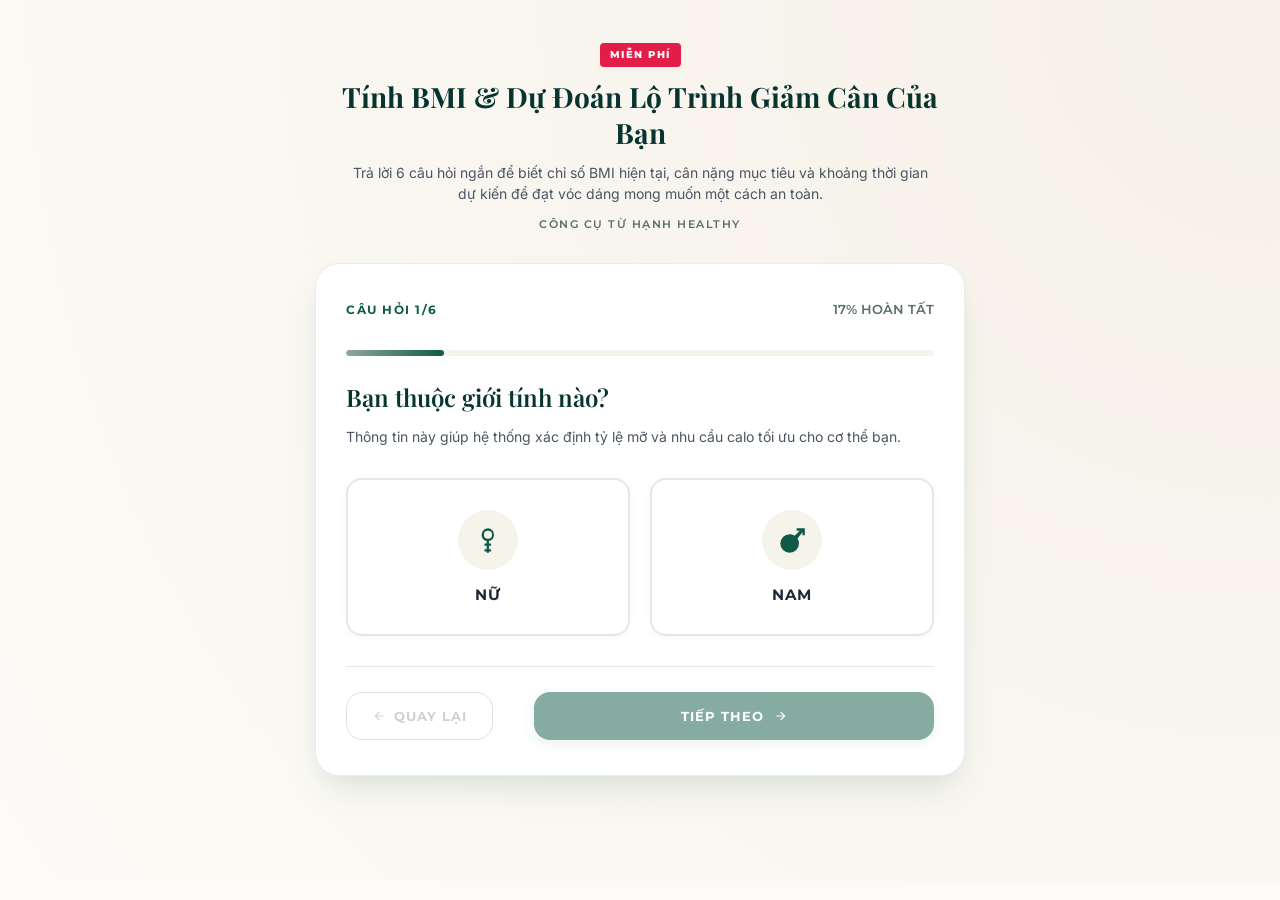
<file: survey.html>
<!DOCTYPE html>
<html lang="vi">
<head>
  <meta charset="UTF-8">
  <meta name="viewport" content="width=device-width, initial-scale=1.0">
  <title>Đánh Giá BMI & Dự Đoán Lộ Trình Giảm Cân | Hạnh Healthy</title>
  
  <!-- SEO Meta Tags -->
  <meta name="description" content="Nhận ngay kết quả phân tích BMI chi tiết và lộ trình giảm cân khoa học 3 Không 4 Trụ từ Hạnh Healthy. Lộ trình cá nhân hóa dựa trên tình trạng thể chất của riêng bạn.">
  <meta property="og:title" content="Tính BMI & Dự Đoán Lộ Trình Giảm Cân | Hạnh Healthy">
  <meta property="og:description" content="Nhận ngay kết quả phân tích BMI chi tiết và lộ trình giảm cân khoa học 3 Không 4 Trụ từ Hạnh Healthy. Lộ trình cá nhân hóa dựa trên tình trạng thể chất của riêng bạn.">
  <meta property="og:type" content="website">
  
  <!-- Premium Fonts -->
  <link rel="preconnect" href="https://fonts.googleapis.com">
  <link rel="preconnect" href="https://fonts.gstatic.com" crossorigin>
  <link href="https://fonts.googleapis.com/css2?family=Inter:wght@300;400;500;600;700&family=Playfair+Display:ital,wght@0,400;0,600;0,700;1,400&family=Montserrat:wght@400;500;600;700;800&display=swap" rel="stylesheet">
  
  <!-- Meta Pixel Code -->
  <script>
    !function(f,b,e,v,n,t,s)
    {if(f.fbq)return;n=f.fbq=function(){n.callMethod?
    n.callMethod.apply(n,arguments):n.queue.push(arguments)};
    if(!f._fbq)f._fbq=n;n.push=n;n.loaded=!0;n.version='2.0';
    n.queue=[];t=b.createElement(e);t.async=!0;
    t.src=v;s=b.getElementsByTagName(e)[0];
    s.parentNode.insertBefore(t,s)}(window, document,'script',
    'https://connect.facebook.net/en_US/fbevents.js');
    fbq('init', '1008081101712952');
    fbq('track', 'PageView');
  </script>
  <noscript>
    <img height="1" width="1" style="display:none" src="https://www.facebook.com/tr?id=1008081101712952&ev=PageView&noscript=1"/>
  </noscript>
  
  <!-- DESIGN SYSTEM STYLE BLOCK -->
  <style>
    /* ==========================================
       1. VARIABLES & DESIGN TOKENS (PREMIUM THEME)
       ========================================== */
    :root {
      /* Palette: Forest Green, Sage Green, Warm Ivory, Coral Red (CTA) */
      --color-primary: #0F5A47;         /* Deep Forest Green (Luxury Accent) */
      --color-primary-dark: #07342E;    /* Dark Pine */
      --color-primary-light: #1D7A65;   /* Active Emerald Forest */
      --color-secondary: #8FA89B;       /* Sage Green */
      --color-secondary-light: #D5E0DA; /* Soft Mint */
      --color-secondary-dark: #587066;  /* Muted Olive */
      --color-accent: #E11D48;          /* Coral Red (High-converting CTA) */
      --color-accent-hover: #F43F5E;    /* Radiant Rose */
      --color-bg-main: #FDFBF7;         /* Luxurious Warm Ivory */
      --color-bg-soft: #F6F3EB;         /* Deep Warm Ivory */
      --color-bg-card: #FFFFFF;         /* Pristine White */
      --color-text-main: #1F2937;       /* Soft Charcoal Text */
      --color-text-muted: #4B5563;      /* Muted Graphite */
      --color-text-light: #6B7280;      /* Gentle Slate */
      --color-border: #E5E7EB;          /* Hairline border */
      --color-border-active: #8FA89B;   /* Sage border */
      --color-gold: #D97706;            /* Premium Gold for accolades */
      
      --font-heading: 'Playfair Display', Georgia, serif;
      --font-subheading: 'Montserrat', sans-serif;
      --font-body: 'Inter', sans-serif;
      
      --shadow-sm: 0 2px 8px rgba(15, 90, 71, 0.04);
      --shadow-md: 0 10px 25px -5px rgba(15, 90, 71, 0.08), 0 8px 16px -6px rgba(15, 90, 71, 0.04);
      --shadow-lg: 0 20px 40px -10px rgba(15, 90, 71, 0.12), 0 10px 20px -8px rgba(15, 90, 71, 0.06);
      --shadow-accent: 0 10px 20px rgba(225, 29, 72, 0.2);
      
      --radius-sm: 8px;
      --radius-md: 16px;
      --radius-lg: 24px;
      
      --transition-smooth: all 0.35s cubic-bezier(0.4, 0, 0.2, 1);
    }

    /* ==========================================
       2. RESET & GLOBAL STYLES
       ========================================== */
    *, *::before, *::after {
      box-sizing: border-box;
      margin: 0;
      padding: 0;
    }

    html, body {
      min-height: 100%;
      font-family: var(--font-body);
      background-color: var(--color-bg-main);
      color: var(--color-text-main);
      line-height: 1.6;
      -webkit-text-size-adjust: 100%;
      -webkit-tap-highlight-color: transparent;
    }

    body {
      background: radial-gradient(circle at top right, #F5F1E8 0%, var(--color-bg-main) 100%);
      padding: 20px 10px;
    }

    /* Scrollbar Styling */
    ::-webkit-scrollbar {
      width: 8px;
    }
    ::-webkit-scrollbar-track {
      background: var(--color-bg-main);
    }
    ::-webkit-scrollbar-thumb {
      background: var(--color-secondary);
      border-radius: 4px;
    }
    ::-webkit-scrollbar-thumb:hover {
      background: var(--color-secondary-dark);
    }

    /* ==========================================
       3. LAYOUT & CONTAINER
       ========================================== */
    .container {
      max-width: 680px;
      margin: 0 auto;
      padding: 20px 15px 60px 15px;
    }

    /* Value-First Header Style */
    .header-box {
      text-align: center;
      margin-bottom: 30px;
    }

    .header-badge {
      display: inline-block;
      background-color: var(--color-accent);
      color: #FFFFFF;
      font-family: var(--font-subheading);
      font-size: 10px;
      font-weight: 800;
      padding: 4px 10px;
      border-radius: 4px;
      letter-spacing: 1.5px;
      text-transform: uppercase;
      margin-bottom: 12px;
      box-shadow: var(--shadow-sm);
    }

    .header-title {
      font-family: var(--font-heading);
      font-size: 28px;
      color: var(--color-primary-dark);
      font-weight: 700;
      line-height: 1.3;
      margin-bottom: 10px;
    }

    .header-desc {
      font-family: var(--font-body);
      font-size: 14px;
      color: var(--color-text-muted);
      max-width: 580px;
      margin: 0 auto 12px auto;
      line-height: 1.5;
    }

    .header-brandline {
      font-family: var(--font-subheading);
      font-size: 11px;
      font-weight: 600;
      color: var(--color-secondary-dark);
      text-transform: uppercase;
      letter-spacing: 1.5px;
    }

    /* ==========================================
       4. WIZARD INTERFACE (FORM WRAPPER)
       ========================================== */
    .wizard-card {
      background-color: var(--color-bg-card);
      border-radius: var(--radius-lg);
      box-shadow: var(--shadow-lg);
      border: 1px solid rgba(143, 168, 155, 0.2);
      padding: 35px 30px;
      position: relative;
      overflow: hidden;
      margin-bottom: 25px;
    }

    /* Progress Header */
    .progress-wrapper {
      display: flex;
      align-items: center;
      justify-content: space-between;
      margin-bottom: 30px;
      font-family: var(--font-subheading);
    }

    .progress-title {
      font-size: 12px;
      font-weight: 700;
      text-transform: uppercase;
      letter-spacing: 1.5px;
      color: var(--color-primary);
    }

    .progress-text {
      font-size: 13px;
      font-weight: 600;
      color: var(--color-secondary-dark);
    }

    .progress-bar-bg {
      width: 100%;
      height: 6px;
      background-color: var(--color-bg-soft);
      border-radius: 3px;
      margin-top: 10px;
      overflow: hidden;
    }

    .progress-bar-fill {
      height: 100%;
      width: 16.67%; /* 1 of 6 steps initially */
      background: linear-gradient(90deg, var(--color-secondary) 0%, var(--color-primary) 100%);
      border-radius: 3px;
      transition: width 0.4s cubic-bezier(0.4, 0, 0.2, 1);
    }

    /* Wizard Slide Controls */
    .step-card {
      display: none;
      opacity: 0;
      transform: translateY(15px);
      transition: var(--transition-smooth);
    }

    .step-card.active {
      display: block;
      opacity: 1;
      transform: translateY(0);
    }

    /* Typography inside Form */
    .step-title {
      font-family: var(--font-heading);
      font-size: 24px;
      color: var(--color-primary-dark);
      font-weight: 600;
      margin-bottom: 12px;
      line-height: 1.35;
    }

    .step-desc {
      font-size: 14px;
      color: var(--color-text-muted);
      margin-bottom: 30px;
    }

    /* ==========================================
       5. CUSTOM INPUT FIELDS & OPTIONS CARDS
       ========================================== */
    /* Grid Option Select (Gender) */
    .gender-grid {
      display: grid;
      grid-template-columns: 1fr 1fr;
      gap: 20px;
      margin-bottom: 25px;
    }

    .option-card {
      background: var(--color-bg-card);
      border: 2px solid var(--color-border);
      border-radius: var(--radius-md);
      padding: 30px 20px;
      text-align: center;
      cursor: pointer;
      display: flex;
      flex-direction: column;
      align-items: center;
      justify-content: center;
      transition: var(--transition-smooth);
      position: relative;
      box-shadow: var(--shadow-sm);
    }

    .option-card:hover {
      border-color: var(--color-secondary);
      background-color: var(--color-bg-soft);
      transform: translateY(-2px);
    }

    .option-card.selected {
      border-color: var(--color-primary);
      background-color: rgba(15, 90, 71, 0.04);
      box-shadow: 0 4px 15px rgba(15, 90, 71, 0.08);
    }

    .option-card .icon-holder {
      width: 60px;
      height: 60px;
      border-radius: 50%;
      background-color: var(--color-bg-soft);
      display: flex;
      align-items: center;
      justify-content: center;
      margin-bottom: 15px;
      transition: var(--transition-smooth);
    }

    .option-card.selected .icon-holder {
      background-color: var(--color-primary);
    }

    .option-card .icon-holder svg {
      width: 28px;
      height: 28px;
      fill: var(--color-primary);
      transition: var(--transition-smooth);
    }

    .option-card.selected .icon-holder svg {
      fill: #FFFFFF;
    }

    .option-card .card-label {
      font-family: var(--font-subheading);
      font-size: 15px;
      font-weight: 700;
      color: var(--color-text-main);
      text-transform: uppercase;
      letter-spacing: 1px;
    }

    .option-card.selected .card-label {
      color: var(--color-primary);
    }

    /* Standard Inputs (Numbers, Text, Email) */
    .input-wrapper {
      position: relative;
      margin-bottom: 25px;
    }

    .premium-input {
      width: 100%;
      padding: 16px 20px;
      font-size: 18px;
      font-weight: 600;
      background-color: var(--color-bg-soft);
      border: 2px solid transparent;
      border-radius: var(--radius-md);
      color: var(--color-text-main);
      font-family: var(--font-body);
      transition: var(--transition-smooth);
      box-shadow: inset 0 2px 4px rgba(0,0,0,0.02);
    }

    .premium-input:focus {
      outline: none;
      border-color: var(--color-primary);
      background-color: #FFFFFF;
      box-shadow: 0 0 12px rgba(15, 90, 71, 0.08);
    }

    .premium-input::placeholder {
      color: var(--color-text-light);
      font-weight: 400;
      font-size: 15px;
    }

    /* Input Unit Label */
    .input-wrapper .input-unit {
      position: absolute;
      right: 20px;
      top: 50%;
      transform: translateY(-50%);
      font-family: var(--font-subheading);
      font-size: 14px;
      font-weight: 700;
      color: var(--color-secondary-dark);
      pointer-events: none;
      text-transform: uppercase;
    }

    /* List Option Select (Struggles) */
    .struggle-list {
      display: flex;
      flex-direction: column;
      gap: 12px;
      margin-bottom: 25px;
    }

    .struggle-card {
      background: var(--color-bg-card);
      border: 1.5px solid var(--color-border);
      border-radius: var(--radius-md);
      padding: 16px 20px;
      text-align: left;
      cursor: pointer;
      display: flex;
      align-items: center;
      transition: var(--transition-smooth);
      box-shadow: var(--shadow-sm);
    }

    .struggle-card:hover {
      border-color: var(--color-secondary);
      background-color: var(--color-bg-soft);
    }

    .struggle-card.selected {
      border-color: var(--color-primary);
      background-color: rgba(15, 90, 71, 0.03);
    }

    .struggle-card .bullet-alpha {
      width: 28px;
      height: 28px;
      border-radius: 50%;
      background-color: var(--color-bg-soft);
      display: flex;
      align-items: center;
      justify-content: center;
      font-family: var(--font-subheading);
      font-size: 12px;
      font-weight: 700;
      color: var(--color-secondary-dark);
      margin-right: 15px;
      flex-shrink: 0;
      transition: var(--transition-smooth);
    }

    .struggle-card.selected .bullet-alpha {
      background-color: var(--color-primary);
      color: #FFFFFF;
    }

    .struggle-card .card-text {
      font-size: 15px;
      font-weight: 500;
      color: var(--color-text-main);
    }

    .struggle-card.selected .card-text {
      font-weight: 600;
      color: var(--color-primary);
    }

    /* Button Controls Row */
    .button-controls {
      display: flex;
      justify-content: space-between;
      gap: 15px;
      margin-top: 30px;
      border-top: 1px solid var(--color-border);
      padding-top: 25px;
    }

    .btn-secondary {
      font-family: var(--font-subheading);
      font-size: 13px;
      font-weight: 700;
      letter-spacing: 1px;
      text-transform: uppercase;
      padding: 15px 25px;
      border: 1px solid var(--color-secondary);
      background: transparent;
      color: var(--color-secondary-dark);
      border-radius: var(--radius-md);
      cursor: pointer;
      display: flex;
      align-items: center;
      gap: 8px;
      transition: var(--transition-smooth);
    }

    .btn-secondary:hover:not(:disabled) {
      background-color: var(--color-bg-soft);
      border-color: var(--color-secondary-dark);
    }

    .btn-secondary:disabled {
      opacity: 0.3;
      cursor: not-allowed;
    }

    .btn-primary {
      font-family: var(--font-subheading);
      font-size: 13px;
      font-weight: 700;
      letter-spacing: 1px;
      text-transform: uppercase;
      padding: 16px 30px;
      background-color: var(--color-primary);
      color: #FFFFFF;
      border: none;
      border-radius: var(--radius-md);
      cursor: pointer;
      display: flex;
      align-items: center;
      justify-content: center;
      gap: 10px;
      flex-grow: 1;
      max-width: 400px;
      margin-left: auto;
      transition: var(--transition-smooth);
      box-shadow: 0 4px 12px rgba(15, 90, 71, 0.15);
    }

    .btn-primary:hover:not(:disabled) {
      background-color: var(--color-primary-light);
      box-shadow: 0 6px 20px rgba(15, 90, 71, 0.25);
    }

    .btn-primary:disabled {
      opacity: 0.5;
      cursor: not-allowed;
    }

    /* ==========================================
       6. PREMIUM LOADING SCREEN
       ========================================== */
    .loading-screen {
      display: none;
      text-align: center;
      padding: 40px 10px;
    }

    .loading-spinner-wrapper {
      width: 100px;
      height: 100px;
      margin: 0 auto 30px auto;
      position: relative;
    }

    .loading-circle {
      width: 100%;
      height: 100%;
      border: 4px solid var(--color-bg-soft);
      border-top-color: var(--color-primary);
      border-radius: 50%;
      animation: spin 1.2s linear infinite;
    }

    .loading-percentage {
      position: absolute;
      top: 50%;
      left: 50%;
      transform: translate(-50%, -50%);
      font-family: var(--font-subheading);
      font-size: 16px;
      font-weight: 800;
      color: var(--color-primary-dark);
    }

    .loading-status-text {
      font-family: var(--font-subheading);
      font-size: 14px;
      font-weight: 700;
      letter-spacing: 1.5px;
      text-transform: uppercase;
      color: var(--color-primary);
      margin-bottom: 8px;
    }

    .loading-subtext {
      font-size: 13px;
      color: var(--color-text-light);
    }

    @keyframes spin {
      0% { transform: rotate(0deg); }
      100% { transform: rotate(360deg); }
    }

    /* ==========================================
       7. RESULTS REPORT DISPLAY
       ========================================== */
    .results-screen {
      display: none;
      animation: fadeIn 0.8s ease forwards;
    }

    @keyframes fadeIn {
      from { opacity: 0; transform: translateY(10px); }
      to { opacity: 1; transform: translateY(0); }
    }

    .results-heading-box {
      text-align: center;
      margin-bottom: 35px;
    }

    .results-pretitle {
      font-family: var(--font-subheading);
      font-size: 11px;
      font-weight: 700;
      letter-spacing: 2.5px;
      text-transform: uppercase;
      color: var(--color-secondary-dark);
      margin-bottom: 10px;
    }

    .results-title {
      font-family: var(--font-heading);
      font-size: 28px;
      font-weight: 700;
      color: var(--color-primary-dark);
      line-height: 1.3;
    }

    /* Summary Grid */
    .results-grid {
      display: grid;
      grid-template-columns: 1fr 1fr;
      gap: 20px;
      margin-bottom: 25px;
    }

    .results-card {
      background-color: #FFFFFF;
      border-radius: var(--radius-md);
      box-shadow: var(--shadow-md);
      border: 1px solid rgba(143, 168, 155, 0.15);
      padding: 24px;
      display: flex;
      flex-direction: column;
    }

    /* BMI Panel details */
    .bmi-value-box {
      display: flex;
      align-items: baseline;
      gap: 8px;
      margin-top: 10px;
      margin-bottom: 12px;
    }

    .bmi-big-num {
      font-size: 40px;
      font-weight: 800;
      color: var(--color-primary);
      line-height: 1;
      font-family: var(--font-subheading);
    }

    .bmi-class-badge {
      display: inline-block;
      padding: 4px 12px;
      font-size: 11px;
      font-weight: 700;
      text-transform: uppercase;
      letter-spacing: 1px;
      border-radius: 20px;
      font-family: var(--font-subheading);
    }

    .bmi-badge-underweight { background-color: rgba(59, 130, 246, 0.1); color: #2563EB; border: 1px solid rgba(59, 130, 246, 0.2); }
    .bmi-badge-normal { background-color: rgba(16, 185, 129, 0.1); color: #059669; border: 1px solid rgba(16, 185, 129, 0.2); }
    .bmi-badge-overweight { background-color: rgba(245, 158, 11, 0.1); color: #D97706; border: 1px solid rgba(245, 158, 11, 0.2); }
    .bmi-badge-obese { background-color: rgba(239, 68, 68, 0.1); color: #DC2626; border: 1px solid rgba(239, 68, 68, 0.2); }

    /* BMI Meter */
    .bmi-meter-container {
      width: 100%;
      margin-top: 15px;
    }

    .bmi-meter-bar {
      height: 8px;
      border-radius: 4px;
      background: linear-gradient(90deg, #3B82F6 0%, #10B981 35%, #F59E0B 70%, #EF4444 100%);
      width: 100%;
      position: relative;
    }

    .bmi-meter-indicator {
      position: absolute;
      top: -6px;
      width: 16px;
      height: 16px;
      border-radius: 50%;
      background-color: #FFFFFF;
      border: 3.5px solid var(--color-primary);
      box-shadow: 0 2px 5px rgba(0,0,0,0.3);
      transform: translateX(-50%);
      transition: left 0.8s cubic-bezier(0.4, 0, 0.2, 1);
    }

    .bmi-meter-labels {
      display: flex;
      justify-content: space-between;
      font-size: 9px;
      color: var(--color-text-light);
      font-weight: 600;
      margin-top: 6px;
    }

    /* Weight delta styling */
    .weight-row {
      display: flex;
      justify-content: space-between;
      align-items: center;
      padding: 10px 0;
      border-bottom: 1px dashed var(--color-border);
    }

    .weight-row:last-child {
      border-bottom: none;
      padding-bottom: 0;
    }

    .weight-row-label {
      font-size: 13px;
      color: var(--color-text-muted);
      font-weight: 500;
    }

    .weight-row-val {
      font-family: var(--font-subheading);
      font-size: 15px;
      font-weight: 700;
      color: var(--color-text-main);
    }

    .weight-loss-highlight {
      background-color: rgba(225, 29, 72, 0.05);
      border-radius: var(--radius-sm);
      padding: 12px 15px;
      margin-top: auto;
      display: flex;
      align-items: center;
      justify-content: space-between;
      border: 1px solid rgba(225, 29, 72, 0.1);
    }

    .weight-loss-title {
      font-size: 12px;
      color: var(--color-accent);
      font-weight: 700;
      text-transform: uppercase;
      letter-spacing: 0.5px;
    }

    .weight-loss-num {
      font-family: var(--font-subheading);
      font-size: 18px;
      font-weight: 800;
      color: var(--color-accent);
    }

    /* Safe Timeline Roadmap Card */
    .roadmap-card {
      background-color: var(--color-bg-soft);
      border-left: 4px solid var(--color-primary);
      border-radius: var(--radius-md);
      padding: 24px;
      margin-bottom: 25px;
      box-shadow: var(--shadow-sm);
    }

    .roadmap-title {
      font-family: var(--font-subheading);
      font-size: 12px;
      font-weight: 700;
      text-transform: uppercase;
      letter-spacing: 1px;
      color: var(--color-primary);
      margin-bottom: 8px;
      display: flex;
      align-items: center;
      gap: 8px;
    }

    .roadmap-main-text {
      font-size: 16px;
      font-weight: 500;
      color: var(--color-text-main);
      line-height: 1.5;
    }

    .roadmap-main-text strong {
      font-family: var(--font-subheading);
      color: var(--color-primary-dark);
      font-weight: 800;
      background: linear-gradient(120deg, rgba(143, 168, 155, 0.2) 0%, rgba(143, 168, 155, 0.4) 100%);
      padding: 2px 6px;
      border-radius: 4px;
    }

    /* ==========================================
       8. WEIGHT CURVE DYNAMIC SVG CHART
       ========================================== */
    .chart-container-card {
      background: #FFFFFF;
      border-radius: var(--radius-md);
      box-shadow: var(--shadow-md);
      border: 1px solid rgba(143, 168, 155, 0.15);
      padding: 25px 20px;
      margin-bottom: 25px;
      text-align: center;
    }

    .chart-card-title {
      font-family: var(--font-heading);
      font-size: 18px;
      font-weight: 600;
      color: var(--color-primary-dark);
      margin-bottom: 5px;
    }

    .chart-card-subtitle {
      font-size: 13px;
      color: var(--color-text-light);
      margin-bottom: 20px;
    }

    .svg-wrapper {
      position: relative;
      width: 100%;
      height: auto;
      max-width: 500px;
      margin: 0 auto;
    }

    /* Styles inside SVG elements */
    .chart-gridline {
      stroke: #F1F5F9;
      stroke-width: 1;
      stroke-dasharray: 4,4;
    }

    .chart-axis-line {
      stroke: #E2E8F0;
      stroke-width: 1.5;
    }

    .chart-curve {
      fill: none;
      stroke-width: 6; /* Thicker curve for clear mobile layout */
      stroke-linecap: round;
    }

    .chart-curve-bg {
      fill: none;
      stroke-width: 10;
      stroke-opacity: 0.1;
      stroke-linecap: round;
    }

    .chart-node-outer {
      fill: #FFFFFF;
      stroke-width: 3.5;
      transition: r 0.3s;
      cursor: pointer;
    }

    .chart-node-inner {
      cursor: pointer;
    }

    .chart-label-bg {
      fill: var(--color-primary-dark);
      rx: 5;
      ry: 5;
    }

    .chart-label-text {
      font-family: var(--font-subheading);
      font-size: 9px;
      font-weight: 800;
      fill: #FFFFFF;
      text-anchor: middle;
    }

    .chart-axis-text {
      font-family: var(--font-body);
      font-size: 9px;
      font-weight: 600;
      fill: var(--color-text-light);
      text-anchor: middle;
    }

    /* Pulsing Goal Node in SVG */
    @keyframes pulse {
      0% { r: 6; opacity: 1; }
      100% { r: 16; opacity: 0; }
    }

    .pulsing-ring {
      fill: none;
      stroke-linecap: round;
      transform-origin: center;
      animation: pulse 2s infinite;
    }

    /* Chart Legend Styling */
    .chart-legend {
      display: flex;
      justify-content: center;
      gap: 20px;
      margin-top: 15px;
      flex-wrap: wrap;
    }

    .legend-item {
      font-size: 13px;
      color: var(--color-text-muted);
      display: flex;
      align-items: center;
      gap: 6px;
    }

    .legend-dot {
      width: 10px;
      height: 10px;
      border-radius: 50%;
      display: inline-block;
    }

    .legend-dot.start { background-color: #EF4444; }
    .legend-dot.goal { background-color: #10B981; }
    .legend-dot.duration { background-color: var(--color-primary); }

    /* ==========================================
       9. PERSONALIZED RECOMMENDATIONS (CARDS)
       ========================================== */
    .recommendation-card {
      background: #FFFFFF;
      border-radius: var(--radius-md);
      box-shadow: var(--shadow-md);
      border: 1px solid rgba(143, 168, 155, 0.15);
      padding: 28px;
      margin-bottom: 25px;
    }

    .recommendation-tag {
      display: inline-block;
      font-family: var(--font-subheading);
      font-size: 10px;
      font-weight: 700;
      letter-spacing: 1.5px;
      text-transform: uppercase;
      padding: 4px 10px;
      background-color: rgba(143, 168, 155, 0.15);
      color: var(--color-primary);
      border-radius: 4px;
      margin-bottom: 15px;
    }

    .recommendation-title {
      font-family: var(--font-heading);
      font-size: 20px;
      color: var(--color-primary-dark);
      font-weight: 600;
      margin-bottom: 12px;
      line-height: 1.4;
    }

    .recommendation-body {
      font-size: 14px;
      color: var(--color-text-muted);
      margin-bottom: 20px;
    }

    /* ==========================================
       10. MAIN CALL-TO-ACTION BLOCK (3 KHÔNG 4 TRỤ)
       ========================================== */
    .cta-card {
      background-color: var(--color-primary-dark);
      background-image: radial-gradient(circle at 10% 10%, #0F5A47 0%, var(--color-primary-dark) 100%);
      color: #FFFFFF;
      border-radius: var(--radius-lg);
      box-shadow: var(--shadow-lg);
      padding: 40px 35px;
      border: 1px solid var(--color-primary-light);
      position: relative;
      margin-bottom: 30px;
    }

    .cta-badge {
      display: inline-block;
      font-family: var(--font-subheading);
      font-size: 10px;
      font-weight: 700;
      background-color: var(--color-accent);
      color: #FFFFFF;
      padding: 5px 12px;
      border-radius: 20px;
      text-transform: uppercase;
      letter-spacing: 1.5px;
      margin-bottom: 20px;
      box-shadow: var(--shadow-sm);
    }

    .cta-title {
      font-family: var(--font-heading);
      font-size: 22px;
      color: #FFFFFF;
      font-weight: 700;
      margin-bottom: 12px;
      line-height: 1.35;
    }

    .cta-subtitle {
      font-family: var(--font-body);
      font-size: 14px;
      color: var(--color-secondary-light);
      line-height: 1.5;
      margin-bottom: 30px;
    }

    /* Columns for 3 Không and 4 Trụ */
    .pillars-grid {
      display: grid;
      grid-template-columns: 1fr;
      gap: 25px;
      margin-bottom: 35px;
    }

    .pillar-col-title {
      font-family: var(--font-subheading);
      font-size: 13px;
      font-weight: 700;
      letter-spacing: 2px;
      text-transform: uppercase;
      border-bottom: 1.5px solid rgba(255, 255, 255, 0.15);
      padding-bottom: 8px;
      margin-bottom: 15px;
    }

    .pillar-col-title.accent-line {
      color: var(--color-accent);
      border-color: rgba(225, 29, 72, 0.25);
    }

    .pillar-col-title.gold-line {
      color: #FBBF24;
      border-color: rgba(251, 191, 36, 0.25);
    }

    .pillar-items {
      display: flex;
      flex-direction: column;
      gap: 12px;
    }

    .pillar-item {
      display: flex;
      align-items: center;
      gap: 12px;
    }

    .pillar-icon-box {
      width: 24px;
      height: 24px;
      border-radius: 50%;
      display: flex;
      align-items: center;
      justify-content: center;
      flex-shrink: 0;
    }

    .pillar-icon-box.red-bg {
      background-color: rgba(225, 29, 72, 0.15);
    }
    .pillar-icon-box.red-bg svg {
      width: 12px;
      height: 12px;
      fill: var(--color-accent);
    }

    .pillar-icon-box.gold-bg {
      background-color: rgba(251, 191, 36, 0.15);
    }
    .pillar-icon-box.gold-bg svg {
      width: 14px;
      height: 14px;
      fill: #FBBF24;
    }

    .pillar-text-bold {
      font-size: 14px;
      font-weight: 700;
      color: #FFFFFF;
    }

    .pillar-text-desc {
      font-size: 13px;
      color: rgba(255, 255, 255, 0.7);
    }

    /* Massive CTA Button */
    .cta-submit-btn {
      font-family: var(--font-subheading);
      font-size: 15px;
      font-weight: 800;
      letter-spacing: 1.5px;
      text-transform: uppercase;
      width: 100%;
      padding: 18px 20px;
      background-color: var(--color-accent);
      color: #FFFFFF;
      border: none;
      border-radius: var(--radius-md);
      cursor: pointer;
      display: flex;
      align-items: center;
      justify-content: center;
      gap: 10px;
      transition: var(--transition-smooth);
      box-shadow: var(--shadow-accent);
    }

    .cta-submit-btn:hover {
      background-color: var(--color-accent-hover);
      box-shadow: 0 12px 28px rgba(225, 29, 72, 0.35);
      transform: translateY(-2px);
    }

    .cta-submit-btn svg {
      width: 20px;
      height: 20px;
      fill: #FFFFFF;
      transition: transform 0.3s;
    }

    .cta-submit-btn:hover svg {
      transform: translateX(4px);
    }

    /* ==========================================
       11. RESPONSIVE DESIGN (MOBILE ADAPTATION)
       ========================================== */
    @media (max-width: 600px) {
      body {
        padding: 10px 5px;
      }

      .container {
        padding: 10px 5px 40px 5px;
      }

      .header-title {
        font-size: 22px;
      }

      .header-desc {
        font-size: 13px;
      }

      .wizard-card {
        padding: 25px 18px;
        border-radius: var(--radius-md);
      }

      .step-title {
        font-size: 20px;
      }

      .step-desc {
        font-size: 13px;
        margin-bottom: 20px;
      }

      .gender-grid {
        gap: 15px;
      }

      .option-card {
        padding: 20px 10px;
      }

      .option-card .icon-holder {
        width: 50px;
        height: 50px;
        margin-bottom: 10px;
      }

      .option-card .icon-holder svg {
        width: 22px;
        height: 22px;
      }

      .option-card .card-label {
        font-size: 13px;
      }

      .premium-input {
        padding: 14px 16px;
        font-size: 16px;
      }

      .struggle-card {
        padding: 14px 16px;
      }

      .struggle-card .bullet-alpha {
        width: 24px;
        height: 24px;
        font-size: 11px;
        margin-right: 12px;
      }

      .struggle-card .card-text {
        font-size: 13.5px;
      }

      .btn-secondary {
        padding: 14px 18px;
        font-size: 12px;
      }

      .btn-primary {
        padding: 14px 22px;
        font-size: 12px;
      }

      /* Results */
      .results-title {
        font-size: 22px;
      }

      .results-grid {
        grid-template-columns: 1fr;
        gap: 15px;
      }

      .results-card {
        padding: 18px;
      }

      .bmi-big-num {
        font-size: 34px;
      }

      .recommendation-card {
        padding: 20px;
      }

      .recommendation-title {
        font-size: 18px;
      }

      .cta-card {
        padding: 30px 20px;
        border-radius: var(--radius-md);
      }

      .cta-title {
        font-size: 20px;
      }

      .pillars-grid {
        gap: 20px;
      }

      .chart-legend {
        gap: 10px;
      }

      .legend-item {
        font-size: 11px;
      }
    }
  </style>
</head>
<body>

  <div class="container">
    
    <!-- BRAND-SMALL VALUE-FIRST HEADER -->
    <header class="header-box">
      <div class="header-badge">MIỄN PHÍ</div>
      <h1 class="header-title">Tính BMI & Dự Đoán Lộ Trình Giảm Cân Của Bạn</h1>
      <p class="header-desc">Trả lời 6 câu hỏi ngắn để biết chỉ số BMI hiện tại, cân nặng mục tiêu và khoảng thời gian dự kiến để đạt vóc dáng mong muốn một cách an toàn.</p>
      <div class="header-brandline">Công cụ từ Hạnh Healthy</div>
    </header>
    
    <!-- MAIN CALCULATOR CARD -->
    <main class="wizard-card">
      
      <!-- SURVEY FORM WIZARD -->
      <form id="survey-form" onsubmit="event.preventDefault();">
        
        <!-- Progress Indicator -->
        <div class="progress-wrapper">
          <span class="progress-title" id="progress-title-text">CÂU HỎI 1/6</span>
          <span class="progress-text" id="progress-pct-text">17% HOÀN TẤT</span>
        </div>
        <div class="progress-bar-bg">
          <div class="progress-bar-fill" id="progress-bar-indicator"></div>
        </div>
        
        <div style="margin-top: 25px;">
          
          <!-- STEP 1: GENDER -->
          <div class="step-card active" data-step="1">
            <h1 class="step-title">Bạn thuộc giới tính nào?</h1>
            <p class="step-desc">Thông tin này giúp hệ thống xác định tỷ lệ mỡ và nhu cầu calo tối ưu cho cơ thể bạn.</p>
            
            <div class="gender-grid">
              <button type="button" class="option-card" data-gender="Nữ" onclick="selectGender('Nữ')">
                <div class="icon-holder">
                  <!-- Female SVG icon -->
                  <svg viewBox="0 0 24 24">
                    <path d="M12,2A5.5,5.5 0 0,0 6.5,7.5C6.5,10.24 8.31,12.56 10.83,12.93V15H9V17H10.83V19.83H9V21.83H10.83V23H12.83V21.83H14.66V19.83H12.83V17H14.66V15H12.83V12.93C15.35,12.56 17.16,10.24 17.16,7.5A5.5,5.5 0 0,0 12,2M12,4A3.5,3.5 0 0,1 15.5,7.5A3.5,3.5 0 0,1 12,11A3.5,3.5 0 0,1 8.5,7.5A3.5,3.5 0 0,1 12,4Z" />
                  </svg>
                </div>
                <span class="card-label">Nữ</span>
              </button>
              
              <button type="button" class="option-card" data-gender="Nam" onclick="selectGender('Nam')">
                <div class="icon-holder">
                  <!-- Male SVG icon -->
                  <svg viewBox="0 0 24 24">
                    <path d="M9,20A5,5 0 0,0 14,15A5,5 0 0,0 9,10A5,5 0 0,0 4,15A5,5 0 0,0 9,20M9,12A3,3 0 0,1 12,15A3,3 0 0,1 9,18A3,3 0 0,1 6,15A3,3 0 0,1 9,12M21,2H16V4H18.59L14.31,8.28C13.05,7.47 11.58,7 10,7A8,8 0 0,0 2,15A8,8 0 0,0 10,23A8,8 0 0,0 18,15C18,13.42 17.53,11.95 16.72,10.69L21,5.41V8H23V2H21Z" />
                  </svg>
                </div>
                <span class="card-label">Nam</span>
              </button>
            </div>
          </div>
          
          <!-- STEP 2: AGE -->
          <div class="step-card" data-step="2">
            <h1 class="step-title">Bạn bao nhiêu tuổi?</h1>
            <p class="step-desc">Tuổi tác ảnh hưởng đến tốc độ trao đổi chất tự nhiên. Hãy cho biết tuổi của bạn để tính toán lộ trình chính xác nhất.</p>
            
            <div class="input-wrapper">
              <input type="number" id="input-age" class="premium-input" placeholder="Nhập số tuổi của bạn..." min="15" max="100" oninput="validateStep(2)">
              <span class="input-unit">tuổi</span>
            </div>
          </div>
          
          <!-- STEP 3: HEIGHT -->
          <div class="step-card" data-step="3">
            <h1 class="step-title">Chiều cao hiện tại của bạn?</h1>
            <p class="step-desc">Chiều cao được sử dụng để xác định tỷ lệ cơ thể và chỉ số khối sinh học BMI chuẩn xác.</p>
            
            <div class="input-wrapper">
              <input type="number" id="input-height" class="premium-input" placeholder="Nhập chiều cao (cm)..." min="100" max="220" oninput="validateStep(3)">
              <span class="input-unit">cm</span>
            </div>
          </div>
          
          <!-- STEP 4: CURRENT WEIGHT -->
          <div class="step-card" data-step="4">
            <h1 class="step-title">Cân nặng hiện tại là bao nhiêu?</h1>
            <p class="step-desc">Để có kết quả phân tích chính xác, hãy điền cân nặng hiện tại của bạn (đo vào buổi sáng lúc bụng đói là tốt nhất).</p>
            
            <div class="input-wrapper">
              <input type="number" id="input-weight" class="premium-input" placeholder="Nhập cân nặng (kg)..." min="30" max="200" oninput="validateStep(4)">
              <span class="input-unit">kg</span>
            </div>
          </div>
          
          <!-- STEP 5: GOAL WEIGHT -->
          <div class="step-card" data-step="5">
            <h1 class="step-title">Cân nặng mong muốn của bạn?</h1>
            <p class="step-desc">Mục tiêu của bạn là bao nhiêu? Chúng tôi sẽ tính toán số cân nặng an toàn cần giảm để đạt được mốc này.</p>
            
            <div class="input-wrapper">
              <input type="number" id="input-goal" class="premium-input" placeholder="Nhập mục tiêu mong muốn (kg)..." min="30" max="200" oninput="validateStep(5)">
              <span class="input-unit">kg</span>
            </div>
          </div>
          
          <!-- STEP 6: STRUGGLE -->
          <div class="step-card" data-step="6">
            <h1 class="step-title">Khó khăn lớn nhất khi giảm cân?</h1>
            <p class="step-desc">Hãy chọn rào cản bạn thường gặp để hệ thống đưa ra giải pháp khắc phục cá nhân hóa dành riêng cho bạn.</p>
            
            <div class="struggle-list">
              <div class="struggle-card" data-struggle="Hay bỏ cuộc giữa chừng" onclick="selectStruggle('Hay bỏ cuộc giữa chừng')">
                <span class="bullet-alpha">A</span>
                <span class="card-text">Hay bỏ cuộc giữa chừng</span>
              </div>
              <div class="struggle-card" data-struggle="Không có thời gian" onclick="selectStruggle('Không có thời gian')">
                <span class="bullet-alpha">B</span>
                <span class="card-text">Không có thời gian dọn dẹp / tập luyện</span>
              </div>
              <div class="struggle-card" data-struggle="Hay thèm ăn" onclick="selectStruggle('Hay thèm ăn')">
                <span class="bullet-alpha">C</span>
                <span class="card-text">Hay thèm ăn vặt, thèm đồ ngọt</span>
              </div>
              <div class="struggle-card" data-struggle="Không biết ăn gì" onclick="selectStruggle('Không biết ăn gì')">
                <span class="bullet-alpha">D</span>
                <span class="card-text">Hoang mang, không biết ăn uống thế nào</span>
              </div>
              <div class="struggle-card" data-struggle="Chững cân" onclick="selectStruggle('Chững cân')">
                <span class="bullet-alpha">E</span>
                <span class="card-text">Đã giảm nhiều cách nhưng bị chững cân</span>
              </div>
              <div class="struggle-card" data-struggle="Khác" onclick="selectStruggle('Khác')">
                <span class="bullet-alpha">F</span>
                <span class="card-text">Lý do khó khăn khác</span>
              </div>
            </div>
          </div>
          
        </div>
        
        <!-- STEP CONTROLS FOOTER -->
        <div class="button-controls">
          <button type="button" id="btn-back" class="btn-secondary" onclick="moveBack()" disabled>
            <svg style="width: 14px; height: 14px; fill: currentColor; transform: rotate(180deg);" viewBox="0 0 24 24">
              <path d="M4,11V13H16L10.5,18.5L11.92,19.92L19.84,12L11.92,4.08L10.5,5.5L16,11H4Z" />
            </svg>
            Quay lại
          </button>
          
          <button type="button" id="btn-next" class="btn-primary" onclick="moveNext()" disabled>
            <span>Tiếp theo</span>
            <svg style="width: 14px; height: 14px; fill: currentColor;" viewBox="0 0 24 24">
              <path d="M4,11V13H16L10.5,18.5L11.92,19.92L19.84,12L11.92,4.08L10.5,5.5L16,11H4Z" />
            </svg>
          </button>
        </div>
        
      </form>
      
      <!-- PREMIUM COMPUTATIONAL LOADING SCREEN -->
      <div id="loading-container" class="loading-screen">
        <div class="loading-spinner-wrapper">
          <div class="loading-circle"></div>
          <span class="loading-percentage" id="loading-percentage-text">0%</span>
        </div>
        <div class="loading-status-text" id="loading-status-text">Đang nhận diện thể chất...</div>
        <p class="loading-subtext">Hệ thống AI Coach đang mô phỏng đường cong giảm mỡ tối ưu.</p>
      </div>
      
      <!-- RESULTS REPORT SCREEN -->
      <div id="results-container" class="results-screen">
        
        <div class="results-heading-box">
          <div class="results-pretitle">Báo Cáo Sức Khỏe Cá Nhân</div>
          <h2 class="results-title">Đánh Giá BMI & Lộ Trình Của Bạn</h2>
        </div>
        
        <!-- Indicators Cards Grid -->
        <div class="results-grid">
          
          <!-- BMI CARD -->
          <div class="results-card">
            <span class="weight-row-label">Chỉ số BMI của bạn</span>
            <div class="bmi-value-box">
              <span class="bmi-big-num" id="res-bmi-value">24.2</span>
              <span class="bmi-class-badge" id="res-bmi-badge">Thừa cân</span>
            </div>
            
            <!-- BMI Visual Scale -->
            <div class="bmi-meter-container">
              <div class="bmi-meter-bar">
                <div class="bmi-meter-indicator" id="res-bmi-indicator" style="left: 65%;"></div>
              </div>
              <div class="bmi-meter-labels">
                <span>Thiếu (<18.5)</span>
                <span>Chuẩn (18.5-22.9)</span>
                <span>Thừa (23-24.9)</span>
                <span>Béo (>=25)</span>
              </div>
            </div>
          </div>
          
          <!-- WEIGHT GOAL CARD -->
          <div class="results-card">
            <div class="weight-row">
              <span class="weight-row-label">Cân nặng hiện tại:</span>
              <span class="weight-row-val" id="res-weight-current">68 kg</span>
            </div>
            <div class="weight-row">
              <span class="weight-row-label">Cân nặng mục tiêu:</span>
              <span class="weight-row-val" id="res-weight-goal">55 kg</span>
            </div>
            
            <div class="weight-loss-highlight">
              <span class="weight-loss-title">Cần giảm bớt:</span>
              <span class="weight-loss-num" id="res-weight-diff">13 kg</span>
            </div>
          </div>
          
        </div>
        
        <!-- NEW: ROADMAP SUMMARY CARD (CRO OPTIMIZATION) -->
        <div class="results-card" style="margin-bottom: 25px;">
          <h3 style="font-family: var(--font-heading); font-size: 19px; color: var(--color-primary-dark); font-weight: 600; margin-bottom: 12px; border-bottom: 1.5px solid rgba(143, 168, 155, 0.15); padding-bottom: 8px; display: flex; align-items: center; gap: 8px;">
            <svg style="width: 20px; height: 20px; fill: var(--color-primary);" viewBox="0 0 24 24">
              <path d="M19 3H5C3.9 3 3 3.9 3 5V19C3 20.1 3.9 21 5 19.8H19C20.1 21 21 20.1 21 19V5C21 3.9 20.1 3 19 3M9 17H7V10H9V17M13 17H11V7H13V17M17 17H15V13H17V17Z" />
            </svg>
            Tóm Tắt Lộ Trình Của Bạn
          </h3>
          <div style="display: grid; grid-template-columns: 1fr 1fr; gap: 12px; margin-bottom: 12px;">
            <div style="background-color: var(--color-bg-soft); padding: 10px 12px; border-radius: var(--radius-sm); border: 1px solid rgba(143, 168, 155, 0.1);">
              <span style="font-size: 11.5px; color: var(--color-text-muted); display: block; margin-bottom: 2px;">Cân nặng hiện tại</span>
              <strong style="font-family: var(--font-subheading); font-size: 15px; color: var(--color-text-main);" id="sum-weight-current">-- kg</strong>
            </div>
            <div style="background-color: var(--color-bg-soft); padding: 10px 12px; border-radius: var(--radius-sm); border: 1px solid rgba(143, 168, 155, 0.1);">
              <span style="font-size: 11.5px; color: var(--color-text-muted); display: block; margin-bottom: 2px;">Cân nặng mục tiêu</span>
              <strong style="font-family: var(--font-subheading); font-size: 15px; color: var(--color-primary);" id="sum-weight-goal">-- kg</strong>
            </div>
          </div>
          
          <div style="background-color: rgba(225, 29, 72, 0.04); border: 1px solid rgba(225, 29, 72, 0.1); padding: 10px 12px; border-radius: var(--radius-sm); margin-bottom: 16px; display: flex; justify-content: space-between; align-items: center;">
            <span style="font-size: 12.5px; color: var(--color-accent); font-weight: 700; text-transform: uppercase; letter-spacing: 0.5px;">Tổng số cân nặng cần giảm:</span>
            <strong style="font-family: var(--font-subheading); font-size: 16px; color: var(--color-accent);" id="sum-weight-diff">-- kg</strong>
          </div>
          
          <h4 style="font-family: var(--font-subheading); font-size: 11.5px; font-weight: 700; text-transform: uppercase; letter-spacing: 1px; color: var(--color-secondary-dark); margin-bottom: 10px; display: flex; align-items: center; gap: 6px;">
            <svg style="width: 14px; height: 14px; fill: currentColor;" viewBox="0 0 24 24">
              <path d="M16 12H18V18H16V12M12 10H14V18H12V10M8 14H10V18H8V14M20 4H4C2.9 4 2 4.9 2 6V18C2 19.1 2.9 20 4 20H20C21.1 20 22 19.1 22 18V6C22 4.9 21.1 4 20 4M20 18H4V6H20V18Z" />
            </svg>
            Dự Kiến Các Cột Mốc Cân Nặng Quan Trọng
          </h4>
          <div style="display: flex; flex-direction: column; gap: 8px;">
            <div style="display: flex; justify-content: space-between; align-items: center; padding: 10px 12px; background-color: var(--color-bg-soft); border-left: 3.5px solid var(--color-accent); border-radius: 4px;">
              <span style="font-size: 13px; font-weight: 500; color: var(--color-text-main);">Sau 30 ngày (Giai đoạn Kích hoạt):</span>
              <strong style="font-family: var(--font-subheading); font-size: 13.5px; color: var(--color-text-main);" id="sum-milestone-30">-- kg</strong>
            </div>
            <div style="display: flex; justify-content: space-between; align-items: center; padding: 10px 12px; background-color: var(--color-bg-soft); border-left: 3.5px solid #F97316; border-radius: 4px;">
              <span style="font-size: 13px; font-weight: 500; color: var(--color-text-main);">Sau 60 ngày (Giai đoạn Đốt mỡ):</span>
              <strong style="font-family: var(--font-subheading); font-size: 13.5px; color: var(--color-text-main);" id="sum-milestone-60">-- kg</strong>
            </div>
            <div style="display: flex; justify-content: space-between; align-items: center; padding: 10px 12px; background-color: var(--color-bg-soft); border-left: 3.5px solid #10B981; border-radius: 4px;">
              <span style="font-size: 13px; font-weight: 500; color: var(--color-text-main);">Sau 90 ngày (Giai đoạn Duy trì):</span>
              <strong style="font-family: var(--font-subheading); font-size: 13.5px; color: #10B981;" id="sum-milestone-90">-- kg</strong>
            </div>
          </div>
        </div>
        
        <!-- NEW: PSYCHOLOGICAL CARD (CRO OPTIMIZATION) -->
        <div class="roadmap-card" style="background-color: rgba(143, 168, 155, 0.08); border-left: 4px solid var(--color-secondary); margin-bottom: 25px;">
          <div class="roadmap-title" style="color: var(--color-primary); font-size: 12.5px; margin-bottom: 8px;">
            <svg style="width: 16px; height: 16px; fill: currentColor; margin-right: 4px;" viewBox="0 0 24 24">
              <path d="M12 2C6.5 2 2 6.5 2 12S6.5 22 12 22 22 17.5 22 12 17.5 2 12 2M12 20C7.6 20 4 16.4 4 12S7.6 4 12 4 20 7.6 20 12 16.4 20 12 20M13 7H11V11H7V13H11V17H13V13H17V11H13V7Z" />
            </svg>
            TIN VUI DÀNH RIÊNG CHO BẠN
          </div>
          <p class="roadmap-main-text" style="font-size: 13.5px; line-height: 1.6; color: var(--color-text-main);" id="psychological-text">
            Tin tốt là mục tiêu giảm <strong><span id="psych-weight-diff">13</span> kg</strong> của bạn <strong>hoàn toàn khả thi</strong>. Khi áp dụng đúng quy luật chuyển hóa tự nhiên của cơ thể, bạn có thể loại bỏ mỡ thừa tích tụ mà không cần phải nhịn ăn khổ sở hay vắt kiệt sức lực trong phòng tập.
          </p>
          <p class="roadmap-main-text" style="font-size: 13.5px; line-height: 1.6; color: var(--color-text-main); margin-top: 10px;">
            Hệ thống của Hạnh Healthy được thiết kế để từng bước điều chỉnh lại hormone báo no/đói, kích hoạt trạng thái đốt mỡ tự thân bền vững, giúp bạn đạt vóc dáng mong muốn một cách nhẹ nhàng nhất.
          </p>
        </div>
        
        <!-- SAFE ROADMAP PREDICTION -->
        <div class="roadmap-card">
          <div class="roadmap-title">
            <svg style="width: 16px; height: 16px; fill: currentColor;" viewBox="0 0 24 24">
              <path d="M12,2A10,10 0 0,1 22,12A10,10 0 0,1 12,22A10,10 0 0,1 2,12A10,10 0 0,1 12,2M12,4A8,8 0 0,0 4,12A8,8 0 0,0 12,20A8,8 0 0,0 20,12A8,8 0 0,0 12,4M12.5,7V12.25L17,14.92L16.25,16.15L11,13V7H12.5Z" />
            </svg>
            Dự báo thời gian đạt mục tiêu an toàn
          </div>
          <p class="roadmap-main-text" id="res-roadmap-text">
            Bạn có thể đạt mục tiêu trong khoảng <strong id="res-days-range">90 - 120 ngày</strong>.
          </p>
        </div>
        
        <!-- OPTIONAL EMAIL COLLECTION CARD -->
        <div class="results-card" style="margin-bottom: 25px;" id="opt-email-card">
          <h3 style="font-family: var(--font-heading); font-size: 18px; color: var(--color-primary-dark); font-weight: 600; margin-bottom: 6px;">Muốn lưu lại lộ trình này?</h3>
          <p style="font-size: 13.5px; color: var(--color-text-muted); margin-bottom: 18px; line-height: 1.4;">Nhập email để lưu lại kết quả phân tích BMI, biểu đồ dự báo hành trình và nhận cẩm nang hướng dẫn 3 Không 4 Trụ từ Hạnh Healthy (Hoàn toàn miễn phí).</p>
          
          <div style="display: flex; gap: 10px; flex-wrap: wrap;">
            <div style="position: relative; flex-grow: 1; min-width: 240px;">
              <input type="email" id="opt-email-input" class="premium-input" placeholder="Nhập địa chỉ email của bạn..." style="margin-bottom: 0; padding: 12px 16px; font-size: 14px;">
            </div>
            <button type="button" class="btn-primary" id="btn-opt-email-submit" onclick="submitOptionalEmail()" style="margin-left: 0; flex-grow: 0; padding: 12px 24px; font-size: 13px; max-width: none; width: auto;">GỬI CHO TÔI</button>
          </div>
          <p id="opt-email-status" style="font-size: 12.5px; margin-top: 10px; display: none; font-weight: 600;"></p>
        </div>
        
        <!-- DYNAMIC SVG WEIGHT LOSS CURVE CHART -->
        <div class="chart-container-card">
          <h3 class="chart-card-title">Dự đoán hành trình giảm cân của bạn</h3>
          <p class="chart-card-subtitle">Mức độ tiến bộ ước tính dựa trên tốc độ giảm mỡ bền vững</p>
          
          <div class="svg-wrapper">
            <!-- Inline Responsive SVG -->
            <svg id="weight-chart" viewBox="0 0 500 250" width="100%" height="100%">
              <!-- Definitions for color gradients -->
              <defs>
                <linearGradient id="curve-gradient" x1="0%" y1="0%" x2="100%" y2="0%">
                  <stop offset="0%" stop-color="#EF4444" />   <!-- Red at start -->
                  <stop offset="35%" stop-color="#F97316" />  <!-- Orange -->
                  <stop offset="70%" stop-color="#EAB308" />  <!-- Yellow -->
                  <stop offset="100%" stop-color="#10B981" /> <!-- Green at goal -->
                </linearGradient>
                <linearGradient id="area-gradient" x1="0%" y1="0%" x2="0%" y2="100%">
                  <stop offset="0%" stop-color="#10B981" stop-opacity="0.15" />
                  <stop offset="100%" stop-color="#10B981" stop-opacity="0.00" />
                </linearGradient>
                <filter id="shadow" x="-10%" y="-10%" width="120%" height="120%">
                  <feDropShadow dx="0" dy="4" stdDeviation="4" flood-color="#0F5A47" flood-opacity="0.15" />
                </filter>
              </defs>
              
              <!-- Horizontal Grid Lines -->
              <line class="chart-gridline" x1="40" y1="40" x2="460" y2="40" />
              <line class="chart-gridline" x1="40" y1="82.5" x2="460" y2="82.5" />
              <line class="chart-gridline" x1="40" y1="125" x2="460" y2="125" />
              <line class="chart-gridline" x1="40" y1="167.5" x2="460" y2="167.5" />
              <line class="chart-gridline" x1="40" y1="210" x2="460" y2="210" />
              
              <!-- Vertical Grid Lines for periods -->
              <line class="chart-gridline" x1="40" y1="40" x2="40" y2="210" />
              <line class="chart-gridline" x1="145" y1="40" x2="145" y2="210" />
              <line class="chart-gridline" x1="250" y1="40" x2="250" y2="210" />
              <line class="chart-gridline" x1="355" y1="40" x2="355" y2="210" />
              <line class="chart-gridline" x1="460" y1="40" x2="460" y2="210" />
              
              <!-- Bottom Axis Line -->
              <line class="chart-axis-line" x1="40" y1="210" x2="460" y2="210" />
              
              <!-- THE DYNAMIC CURVES WILL BE INJECTED BY JS -->
              <!-- Fill Gradient Area Under Curve -->
              <path id="chart-area-path" fill="url(#area-gradient)" d="" />
              
              <!-- Stroke Gradient Curve -->
              <path class="chart-curve-bg" id="chart-curve-bg" stroke="url(#curve-gradient)" d="" />
              <path class="chart-curve" id="chart-curve" stroke="url(#curve-gradient)" d="" />
              
              <!-- Time Labels -->
              <text class="chart-axis-text" x="40" y="226">Hôm nay</text>
              <text class="chart-axis-text" x="145" y="226">30 ngày</text>
              <text class="chart-axis-text" x="250" y="226">60 ngày</text>
              <text class="chart-axis-text" x="355" y="226">90 ngày</text>
              <text class="chart-axis-text" x="460" y="226" id="chart-axis-goal-label">Mục tiêu</text>
              
              <!-- Dynamic Nodes & Badges will be generated here -->
              <g id="chart-nodes-group"></g>
              <g id="chart-badges-group"></g>
            </svg>
          </div>

          <!-- Bold, Benefit-First Legends -->
          <div class="chart-legend">
            <div class="legend-item">
              <span class="legend-dot start"></span> Hôm nay: <strong id="chart-legend-start">68 kg</strong>
            </div>
            <div class="legend-item">
              <span class="legend-dot goal"></span> Mục tiêu: <strong id="chart-legend-goal">55 kg</strong>
            </div>
            <div class="legend-item">
              <span class="legend-dot duration"></span> Dự kiến: <strong id="chart-legend-days">90 - 120 ngày</strong>
            </div>
          </div>
        </div>
        
        <!-- PERSONALIZED EXPERT RECOMMENDATIONS -->
        <div id="recommendation-box">
          <!-- Dynamic health advice injected by JS -->
        </div>
        
        <!-- CALL-TO-ACTION (CTA) BRAND BOX -->
        <div class="cta-card">
          <span class="cta-badge">GIẢI PHÁP ĐỘC QUYỀN</span>
          <h3 class="cta-title">Bạn không cần một chế độ giảm cân khắc nghiệt. Bạn cần một hệ thống đủ dễ để duy trì.</h3>
          <p class="cta-subtitle">Hệ Thống Giảm Cân Không Bỏ Cuộc™ giúp bạn đi theo lộ trình 3 Không 4 Trụ: không nhịn ăn cực đoan, không gym nặng, không thuốc giảm cân — tập trung vào ăn đúng, vận động đúng, nghỉ ngơi đúng và duy trì đúng.</p>
          
          <div class="pillars-grid">
            <!-- 3 KHÔNG -->
            <div>
              <div class="pillar-col-title accent-line">Triết lý 3 KHÔNG</div>
              <div class="pillar-items">
                <div class="pillar-item">
                  <div class="pillar-icon-box red-bg">
                    <!-- Red Close icon -->
                    <svg viewBox="0 0 24 24">
                      <path d="M19,6.41L17.59,5L12,10.59L6.41,5L5,6.41L10.59,12L5,17.59L6.41,19L12,13.41L17.59,19L19,17.59L13.41,12L19,6.41Z" />
                    </svg>
                  </div>
                  <div>
                    <span class="pillar-text-bold">Không nhịn ăn cực đoan:</span>
                    <span class="pillar-text-desc">Không bỏ bữa, không phá hủy hệ tiêu hóa và trao đổi chất.</span>
                  </div>
                </div>
                <div class="pillar-item">
                  <div class="pillar-icon-box red-bg">
                    <svg viewBox="0 0 24 24">
                      <path d="M19,6.41L17.59,5L12,10.59L6.41,5L5,6.41L10.59,12L5,17.59L6.41,19L12,13.41L17.59,19L19,17.59L13.41,12L19,6.41Z" />
                    </svg>
                  </div>
                  <div>
                    <span class="pillar-text-bold">Không gym quá nặng:</span>
                    <span class="pillar-text-desc">Tập trung vận động nhẹ nhàng, kích hoạt đốt mỡ thay vì vắt kiệt thể lực.</span>
                  </div>
                </div>
                <div class="pillar-item">
                  <div class="pillar-icon-box red-bg">
                    <svg viewBox="0 0 24 24">
                      <path d="M19,6.41L17.59,5L12,10.59L6.41,5L5,6.41L10.59,12L5,17.59L6.41,19L12,13.41L17.59,19L19,17.59L13.41,12L19,6.41Z" />
                    </svg>
                  </div>
                  <div>
                    <span class="pillar-text-bold">Không thuốc giảm cân:</span>
                    <span class="pillar-text-desc">Tuyệt đối không dùng chất kích thích ảo, gây mất nước, ép tim độc hại.</span>
                  </div>
                </div>
              </div>
            </div>
            
            <!-- 4 TRỤ -->
            <div>
              <div class="pillar-col-title gold-line">Triết lý 4 TRỤ CỘT</div>
              <div class="pillar-items">
                <div class="pillar-item">
                  <div class="pillar-icon-box gold-bg">
                    <!-- Gold Check icon -->
                    <svg viewBox="0 0 24 24">
                      <path d="M21,7L9,19L3.5,13.5L4.91,12.09L9,16.08L19.59,5.58L21,7Z" />
                    </svg>
                  </div>
                  <div>
                    <span class="pillar-text-bold">Ăn đúng:</span>
                    <span class="pillar-text-desc">Ăn no thỏa thê với thực phẩm giàu xơ, đạm, cân bằng đa lượng Việt Nam.</span>
                  </div>
                </div>
                <div class="pillar-item">
                  <div class="pillar-icon-box gold-bg">
                    <svg viewBox="0 0 24 24">
                      <path d="M21,7L9,19L3.5,13.5L4.91,12.09L9,16.08L19.59,5.58L21,7Z" />
                    </svg>
                  </div>
                  <div>
                    <span class="pillar-text-bold">Vận động đúng:</span>
                    <span class="pillar-text-desc">15-20 phút rèn luyện thói quen tự nhiên tại nhà, tạo hứng khởi dễ duy trì.</span>
                  </div>
                </div>
                <div class="pillar-item">
                  <div class="pillar-icon-box gold-bg">
                    <svg viewBox="0 0 24 24">
                      <path d="M21,7L9,19L3.5,13.5L4.91,12.09L9,16.08L19.59,5.58L21,7Z" />
                    </svg>
                  </div>
                  <div>
                    <span class="pillar-text-bold">Nghỉ ngơi đúng:</span>
                    <span class="pillar-text-desc">Giấc ngủ sâu kích hoạt hormone leptin phát tín hiệu no lâu, thúc đẩy chuyển hóa.</span>
                  </div>
                </div>
                <div class="pillar-item">
                  <div class="pillar-icon-box gold-bg">
                    <svg viewBox="0 0 24 24">
                      <path d="M21,7L9,19L3.5,13.5L4.91,12.09L9,16.08L19.59,5.58L21,7Z" />
                    </svg>
                  </div>
                  <div>
                    <span class="pillar-text-bold">Duy trì đúng:</span>
                    <span class="pillar-text-desc">Một lộ trình đủ đơn giản, vui vẻ để không bao giờ bỏ cuộc giữa chừng.</span>
                  </div>
                </div>
              </div>
            </div>
            
          </div>
          
          <!-- CTA BUTTON LINK TO MAIN PAGE -->
          <button type="button" class="cta-submit-btn" onclick="redirectToLandingPage()">
            <span id="cta-dynamic-text">XEM LỘ TRÌNH CHI TIẾT</span>
            <svg viewBox="0 0 24 24">
              <path d="M4,11V13H16L10.5,18.5L11.92,19.92L19.84,12L11.92,4.08L10.5,5.5L16,11H4Z" />
            </svg>
          </button>
        </div>
        
      </div>
      
    </main>
    
  </div>

  <!-- SURVEY LOGIC SCRIPT BLOCK -->
  <script>
    // ==========================================
    // 0. CONFIGURATION (Set your Google Sheets Web App URL here)
    // ==========================================
    const GOOGLE_SHEETS_WEB_APP_URL = "https://script.google.com/macros/s/AKfycbxddkJnr-Fyh0TtILibtf-_G7Pbt9MOcN6WdoX4LPD1Sc96f50AY8nMQZYXxyupZVgPoQ/exec";

    // ==========================================
    // 1. DATA STATE MANAGEMENT
    // ==========================================
    let currentStep = 1;
    const totalSteps = 6; // Quiz only has 6 steps now (no email barrier)
    
    // User profile survey data
    const surveyData = {
      gender: '',
      age: null,
      height: null,
      currentWeight: null,
      goalWeight: null,
      struggle: '',
      email: 'Không cung cấp', // Default if they don't enter later
      bmi: null,
      bmiCategory: '',
      durationDays: ''
    };

    // ==========================================
    // 2. AUTO-SCROLL UX OPTIMIZATION FOR MOBILE
    // ==========================================
    const scrollActiveFieldIntoView = (element) => {
      setTimeout(() => {
        element.scrollIntoView({
          behavior: 'smooth',
          block: 'center'
        });
      }, 300);
    };

    // Attach listeners to input focus
    const inputs = document.querySelectorAll('.premium-input');
    inputs.forEach(input => {
      input.addEventListener('focus', function() {
        scrollActiveFieldIntoView(this);
      });
      // Handle enter key to advance
      input.addEventListener('keydown', function(e) {
        if (e.key === 'Enter') {
          e.preventDefault();
          if (validateStep(currentStep)) {
            moveNext();
          }
        }
      });
    });

    // ==========================================
    // 3. SELECTION EVENT HANDLERS
    // ==========================================
    function selectGender(val) {
      surveyData.gender = val;
      
      // Update UI selection classes
      document.querySelectorAll('[data-gender]').forEach(btn => {
        btn.classList.remove('selected');
      });
      document.querySelector(`[data-gender="${val}"]`).classList.add('selected');
      
      // Auto-advance step for maximum fluid UX
      setTimeout(() => {
        validateStep(1);
        moveNext();
      }, 350);
    }

    function selectStruggle(val) {
      surveyData.struggle = val;
      
      // Update UI selection classes
      document.querySelectorAll('[data-struggle]').forEach(card => {
        card.classList.remove('selected');
      });
      document.querySelector(`[data-struggle="${val}"]`).classList.add('selected');
      
      // Select the struggle, update step validation, and let them click the big final button
      validateStep(6);
    }

    // ==========================================
    // 4. STEP VALIDATION ENGINE
    // ==========================================
    function validateStep(step) {
      const nextBtn = document.getElementById('btn-next');
      let isValid = false;
      
      switch(step) {
        case 1:
          isValid = !!surveyData.gender;
          break;
        case 2:
          const age = parseInt(document.getElementById('input-age').value);
          surveyData.age = age;
          isValid = !isNaN(age) && age >= 15 && age <= 100;
          break;
        case 3:
          const height = parseInt(document.getElementById('input-height').value);
          surveyData.height = height;
          isValid = !isNaN(height) && height >= 100 && height <= 220;
          break;
        case 4:
          const weight = parseFloat(document.getElementById('input-weight').value);
          surveyData.currentWeight = weight;
          isValid = !isNaN(weight) && weight >= 30 && weight <= 200;
          break;
        case 5:
          const goal = parseFloat(document.getElementById('input-goal').value);
          surveyData.goalWeight = goal;
          isValid = !isNaN(goal) && goal >= 30 && goal <= 200;
          break;
        case 6:
          isValid = !!surveyData.struggle;
          break;
      }
      
      nextBtn.disabled = !isValid;
      return isValid;
    }

    // ==========================================
    // 5. WIZARD STEP NAVIGATION STATE MACHINE
    // ==========================================
    function moveNext() {
      if (currentStep < totalSteps) {
        // Change slide visuals
        const currentSlide = document.querySelector(`.step-card[data-step="${currentStep}"]`);
        currentSlide.classList.remove('active');
        
        currentStep++;
        
        const nextSlide = document.querySelector(`.step-card[data-step="${currentStep}"]`);
        nextSlide.classList.add('active');
        
        // Update Indicator Texts
        document.getElementById('progress-title-text').innerText = `CÂU HỎI ${currentStep}/6`;
        const pct = Math.round((currentStep / totalSteps) * 100);
        document.getElementById('progress-pct-text').innerText = `${pct}% HOÀN TẤT`;
        document.getElementById('progress-bar-indicator').style.width = `${pct}%`;
        
        // Update bottom back button
        document.getElementById('btn-back').disabled = false;
        
        // If it's the last step (Struggle), rename next button to submit
        if (currentStep === totalSteps) {
          document.getElementById('btn-next').querySelector('span').innerText = 'XEM KẾT QUẢ CỦA TÔI';
        }
        
        // Re-validate the newly entered step
        validateStep(currentStep);
        
        // Auto focus input inside new step to keep mobile keyboard open seamlessly
        const autoFocusInput = nextSlide.querySelector('input');
        if (autoFocusInput) {
          autoFocusInput.focus();
        }
      } else {
        // Form submitted successfully! Execute computational analysis & sheet upload.
        runSurveySubmission();
      }
    }

    function moveBack() {
      if (currentStep > 1) {
        // Change slide visuals
        const currentSlide = document.querySelector(`.step-card[data-step="${currentStep}"]`);
        currentSlide.classList.remove('active');
        
        currentStep--;
        
        const prevSlide = document.querySelector(`.step-card[data-step="${currentStep}"]`);
        prevSlide.classList.add('active');
        
        // Update Indicator Texts
        document.getElementById('progress-title-text').innerText = `CÂU HỎI ${currentStep}/6`;
        const pct = Math.round((currentStep / totalSteps) * 100);
        document.getElementById('progress-pct-text').innerText = `${pct}% HOÀN TẤT`;
        document.getElementById('progress-bar-indicator').style.width = `${pct}%`;
        
        // Reset button name if it was on struggle step
        document.getElementById('btn-next').querySelector('span').innerText = 'Tiếp theo';
        
        // Disable back if we returned to first step
        if (currentStep === 1) {
          document.getElementById('btn-back').disabled = true;
        }
        
        // Re-validate the previous step state
        validateStep(currentStep);
      }
    }

    // ==========================================
    // 6. HEALTH COMPUTATION ENGINE
    // ==========================================
    function performCalculations() {
      // 1. Calculate BMI
      const heightInMeters = surveyData.height / 100;
      const bmi = surveyData.currentWeight / (heightInMeters * heightInMeters);
      surveyData.bmi = Math.round(bmi * 10) / 10;
      
      // 2. BMI Classification (Standard Asian-Vietnamese Criteria)
      if (surveyData.bmi < 18.5) {
        surveyData.bmiCategory = 'Thiếu cân';
      } else if (surveyData.bmi < 23.0) {
        surveyData.bmiCategory = 'Bình thường';
      } else if (surveyData.bmi < 25.0) {
        surveyData.bmiCategory = 'Thừa cân';
      } else {
        surveyData.bmiCategory = 'Béo phì';
      }
      
      // 3. Time Roadmap Predictor (Safe weight loss: 0.5kg - 0.8kg per week)
      const diffKg = surveyData.currentWeight - surveyData.goalWeight;
      if (diffKg > 0) {
        const minWeeks = diffKg / 0.8;
        const maxWeeks = diffKg / 0.5;
        const minDays = Math.round(minWeeks * 7);
        const maxDays = Math.round(maxWeeks * 7);
        surveyData.durationDays = `${minDays} - ${maxDays}`;
      } else {
        surveyData.durationDays = "30";
      }
    }

    // ==========================================
    // 7. GOOGLE SHEET BACKEND PERSISTENCE
    // ==========================================
    function runSurveySubmission() {
      // Calculate health variables
      performCalculations();
      
      // Hide form steps and headers
      document.getElementById('survey-form').style.display = 'none';
      document.querySelector('.progress-wrapper').style.display = 'none';
      document.querySelector('.progress-bar-bg').style.display = 'none';
      
      // Show Computational Loading Screen
      const loader = document.getElementById('loading-container');
      loader.style.display = 'block';
      
      // Animate Loading sequence for premium wellness application vibe
      const percentageText = document.getElementById('loading-percentage-text');
      const statusText = document.getElementById('loading-status-text');
      let pctValue = 0;
      
      const loadingPhrases = [
        { limit: 25, text: "Đang tính toán chỉ số BMI..." },
        { limit: 55, text: "Đang phân tích tế bào mỡ & hệ số cơ..." },
        { limit: 75, text: "Đang mô phỏng lộ trình giảm cân an toàn..." },
        { limit: 95, text: "Đang liên kết giải pháp 3 Không 4 Trụ..." },
        { limit: 100, text: "Hoàn tất! Đang kết xuất báo cáo của bạn..." }
      ];
      
      const loadInterval = setInterval(() => {
        pctValue += 1;
        percentageText.innerText = `${pctValue}%`;
        
        const phrase = loadingPhrases.find(p => pctValue <= p.limit);
        if (phrase) {
          statusText.innerText = phrase.text;
        }
        
        if (pctValue >= 100) {
          clearInterval(loadInterval);
          
          // Submit immediately to Google Sheets in background with 'Không cung cấp' email
          submitSurveyData();
        }
      }, 35);
    }

    function submitSurveyData() {
      console.log("Submitting survey data...");
      
      const genderVal = surveyData.gender === "female" ? "Nữ" : (surveyData.gender === "male" ? "Nam" : surveyData.gender);
      const emailVal = surveyData.email || "Không cung cấp";
      
      const params = new URLSearchParams({
        gender: genderVal,
        age: surveyData.age || "",
        height: surveyData.height || "",
        currentWeight: surveyData.currentWeight || "",
        goalWeight: surveyData.goalWeight || "",
        difficulty: surveyData.struggle || "",
        bmi: surveyData.bmi || "",
        estimatedDays: surveyData.durationDays || "",
        source: "SurveyV1",
        email: emailVal
      });
      
      const url = `${GOOGLE_SHEETS_WEB_APP_URL}?${params.toString()}`;
      
      // Send data using Image GET Beacon to bypass all CORS and tracking blocks perfectly
      const img = new Image();
      img.src = url;
      
      console.log("Survey data sent to Google Sheet", url);
      
      // Fire Meta Pixel Lead Event for successful survey submit
      if (typeof fbq === 'function') {
        fbq('track', 'Lead');
        console.log("Meta Pixel Lead tracked for survey.");
      }
      
      revealReportPage();
    }

    // Optional email submit on results page
    function submitOptionalEmail() {
      const emailInput = document.getElementById('opt-email-input');
      const emailVal = emailInput.value.trim();
      const statusText = document.getElementById('opt-email-status');
      const submitBtn = document.getElementById('btn-opt-email-submit');
      
      const emailRegex = /^[^\s@]+@[^\s@]+\.[^\s@]+$/;
      if (!emailRegex.test(emailVal)) {
        statusText.style.display = "block";
        statusText.style.color = "var(--color-accent)";
        statusText.innerText = "⚠️ Email không hợp lệ. Vui lòng kiểm tra lại.";
        return;
      }
      
      // Disable controls while sending
      submitBtn.disabled = true;
      submitBtn.innerText = "ĐANG GỬI...";
      emailInput.disabled = true;
      statusText.style.display = "none";
      
      surveyData.email = emailVal;
      
      console.log("Submitting optional email...");
      const genderVal = surveyData.gender === "female" ? "Nữ" : (surveyData.gender === "male" ? "Nam" : surveyData.gender);
      
      const params = new URLSearchParams({
        gender: genderVal,
        age: surveyData.age || "",
        height: surveyData.height || "",
        currentWeight: surveyData.currentWeight || "",
        goalWeight: surveyData.goalWeight || "",
        difficulty: surveyData.struggle || "",
        bmi: surveyData.bmi || "",
        estimatedDays: surveyData.durationDays || "",
        source: "SurveyV1 (Email Step)",
        email: surveyData.email
      });
      
      const url = `${GOOGLE_SHEETS_WEB_APP_URL}?${params.toString()}`;
      
      const img = new Image();
      img.src = url;
      
      console.log("Optional email sent to Google Sheet", url);
      
      // Show success visual state
      statusText.style.display = "block";
      statusText.style.color = "var(--color-primary)";
      statusText.innerHTML = "✓ Gửi thành công! Lộ trình chi tiết đang được chuyển vào hộp thư của bạn.";
      
      // Hide form inputs nicely
      emailInput.style.display = "none";
      submitBtn.style.display = "none";
    }

    // ==========================================
    // 8. DYNAMIC RESULTS VISUALIZATION CARD
    // ==========================================
    function revealReportPage() {
      // Hide Loader
      document.getElementById('loading-container').style.display = 'none';
      
      // Populate Report Values
      document.getElementById('res-bmi-value').innerText = surveyData.bmi;
      
      const bmiBadge = document.getElementById('res-bmi-badge');
      bmiBadge.innerText = surveyData.bmiCategory;
      
      // Stylize BMI Badge and Indicator Slider according to classification
      bmiBadge.className = "bmi-class-badge"; // Reset classes
      let meterPercentage = 50;
      
      if (surveyData.bmiCategory === 'Thiếu cân') {
        bmiBadge.classList.add('bmi-badge-underweight');
        meterPercentage = Math.max(10, Math.min(30, (surveyData.bmi - 15) / (18.5 - 15) * 30));
      } else if (surveyData.bmiCategory === 'Bình thường') {
        bmiBadge.classList.add('bmi-badge-normal');
        meterPercentage = 30 + ((surveyData.bmi - 18.5) / (23 - 18.5) * 35);
      } else if (surveyData.bmiCategory === 'Thừa cân') {
        bmiBadge.classList.add('bmi-badge-overweight');
        meterPercentage = 65 + ((surveyData.bmi - 23) / (25 - 23) * 15);
      } else {
        bmiBadge.classList.add('bmi-badge-obese');
        meterPercentage = 80 + Math.min(15, ((surveyData.bmi - 25) / (35 - 25) * 15));
      }
      
      document.getElementById('res-bmi-indicator').style.left = `${meterPercentage}%`;
      
      // Populate Weights Card
      document.getElementById('res-weight-current').innerText = `${surveyData.currentWeight} kg`;
      document.getElementById('res-weight-goal').innerText = `${surveyData.goalWeight} kg`;
      
      const diffKg = Math.round((surveyData.currentWeight - surveyData.goalWeight) * 10) / 10;
      
      // Populate Roadmap Summary Card (CRO)
      document.getElementById('sum-weight-current').innerText = `${surveyData.currentWeight} kg`;
      document.getElementById('sum-weight-goal').innerText = `${surveyData.goalWeight} kg`;
      
      let targetDaysMid = 30;
      if (diffKg > 0) {
        const parts = surveyData.durationDays.split(' - ');
        if (parts.length === 2) {
          targetDaysMid = Math.round((parseInt(parts[0]) + parseInt(parts[1])) / 2);
        }
      }
      
      function getWeightAtDay(day) {
        if (day <= 0) return surveyData.currentWeight;
        if (day >= targetDaysMid) return surveyData.goalWeight;
        const t = day / targetDaysMid;
        const currentW = surveyData.currentWeight;
        const goalW = surveyData.goalWeight;
        const weight = currentW * Math.pow(1 - t, 3) + 
                      3 * currentW * Math.pow(1 - t, 2) * t + 
                      3 * goalW * (1 - t) * Math.pow(t, 2) + 
                      goalW * Math.pow(t, 3);
        return Math.round(weight * 10) / 10;
      }
      
      const w30 = getWeightAtDay(30);
      const w60 = getWeightAtDay(60);
      const w90 = getWeightAtDay(90);
      
      document.getElementById('sum-milestone-30').innerText = `${w30} kg`;
      document.getElementById('sum-milestone-60').innerText = `${w60} kg`;
      document.getElementById('sum-milestone-90').innerText = `${w90} kg`;
      
      const sumWeightDiffElem = document.getElementById('sum-weight-diff');
      const psychTextElem = document.getElementById('psychological-text');
      const ctaTextElem = document.getElementById('cta-dynamic-text');
      
      if (diffKg > 0) {
        sumWeightDiffElem.innerText = `${diffKg} kg`;
        psychTextElem.innerHTML = `Tin tốt là mục tiêu giảm <strong>${diffKg} kg</strong> của bạn <strong>hoàn toàn khả thi</strong>. Khi áp dụng đúng quy luật chuyển hóa tự nhiên của cơ thể, bạn có thể loại bỏ mỡ thừa tích tụ mà không cần phải nhịn ăn khổ sở hay vắt kiệt sức lực trong phòng tập.`;
        ctaTextElem.innerText = `Xem tôi sẽ giảm ${diffKg}kg như thế nào`;
        
        document.getElementById('res-weight-diff').innerText = `${diffKg} kg`;
        document.getElementById('res-days-range').innerText = `${surveyData.durationDays} ngày`;
        document.getElementById('res-roadmap-text').innerHTML = `Để đạt cân nặng mục tiêu một cách bền vững nhất, bạn có thể đạt mục tiêu trong khoảng <strong>${surveyData.durationDays} ngày</strong>.`;
        
        // Update Chart Legend Labels
        document.getElementById('chart-legend-start').innerText = `${surveyData.currentWeight} kg`;
        document.getElementById('chart-legend-goal').innerText = `${surveyData.goalWeight} kg`;
        document.getElementById('chart-legend-days').innerText = `${surveyData.durationDays} ngày`;
      } else {
        sumWeightDiffElem.innerText = `0 kg`;
        psychTextElem.innerHTML = `Tin tốt là mục tiêu duy trì và săn chắc vóc dáng của bạn <strong>hoàn toàn khả thi</strong>. Khi áp dụng đúng quy luật chuyển hóa tự nhiên của cơ thể, bạn có thể định hình cơ bắp, giảm mỡ nội tạng mà không cần phải nhịn ăn khổ sở hay vắt kiệt sức lực trong phòng tập.`;
        ctaTextElem.innerText = `Xem cách tôi sở hữu vóc dáng săn chắc ngay`;
        
        document.getElementById('res-weight-diff').innerText = `0 kg`;
        document.getElementById('res-roadmap-text').innerHTML = `Bạn đang ở mức cân nặng lý tưởng! Lộ trình của bạn sẽ tập trung vào việc săn chắc cơ, giảm mỡ nội tạng và duy trì vóc dáng hoàn hảo trong vòng <strong>30 ngày</strong>.`;
        
        document.getElementById('chart-legend-start').innerText = `${surveyData.currentWeight} kg`;
        document.getElementById('chart-legend-goal').innerText = `${surveyData.goalWeight} kg`;
        document.getElementById('chart-legend-days').innerText = `30 ngày`;
      }
      
      // Render the SVG Weight curve chart
      renderWeightLossCurve(diffKg);
      
      // Inject personalized struggle feedback advice
      renderPersonalizedAdvice();
      
      // Display the final reports container
      document.getElementById('results-container').style.display = 'block';
    }

    // ==========================================
    // 9. MATHEMATICALLY ACCURATE SVG CURVE RENDERER
    // ==========================================
    function renderWeightLossCurve(diffKg) {
      const svg = document.getElementById('weight-chart');
      const nodesGroup = document.getElementById('chart-nodes-group');
      const badgesGroup = document.getElementById('chart-badges-group');
      
      // Reset past visual nodes
      nodesGroup.innerHTML = "";
      badgesGroup.innerHTML = "";
      
      // Mapping values
      const currentW = surveyData.currentWeight;
      const goalW = surveyData.goalWeight;
      
      let wMax, wMin;
      if (diffKg > 0) {
        wMax = currentW + 1.5;
        wMin = goalW - 1.5;
      } else {
        wMax = currentW + 4;
        wMin = currentW - 4;
      }
      
      const padding = 40;
      const svgHeight = 250;
      const chartHeight = svgHeight - (2 * padding); // 170
      
      // Formula to map weight to Y coordinate
      function getYCoordinate(w) {
        return padding + (1 - (w - wMin) / (wMax - wMin)) * chartHeight;
      }
      
      const Y0 = getYCoordinate(currentW);
      const Y4 = getYCoordinate(goalW);
      
      // Compute smooth cubic bezier path coordinates:
      // M X0,Y0 C 250,Y0 250,Y4 460,Y4
      const X0 = 40, X4 = 460;
      
      const pathDStr = `M ${X0},${Y0} C 250,${Y0} 250,${Y4} ${X4},${Y4}`;
      document.getElementById('chart-curve').setAttribute('d', pathDStr);
      document.getElementById('chart-curve-bg').setAttribute('d', pathDStr);
      
      // Fill Area Path under the curve
      const areaDStr = `${pathDStr} L 460,210 L 40,210 Z`;
      document.getElementById('chart-area-path').setAttribute('d', areaDStr);
      
      // Helper function to extract exact points along the Bezier curve
      function getBezierPoint(t) {
        const x = X0 + t * (X4 - X0);
        // Bezier formula for Y with control points Y_C1 = Y0, Y_C2 = Y4
        const y = Y0 * Math.pow(1 - t, 3) + 
                  3 * Y0 * Math.pow(1 - t, 2) * t + 
                  3 * Y4 * (1 - t) * Math.pow(t, 2) + 
                  Y4 * Math.pow(t, 3);
        
        // Reverse map Y to get weight
        const weight = wMin + (1 - (y - padding) / chartHeight) * (wMax - wMin);
        return { x, y, weight: Math.round(weight * 10) / 10 };
      }
      
      // Build coordinates for time steps
      let targetDaysMid = 30;
      if (diffKg > 0) {
        const parts = surveyData.durationDays.split(' - ');
        if (parts.length === 2) {
          targetDaysMid = Math.round((parseInt(parts[0]) + parseInt(parts[1])) / 2);
        }
      }
      
      // Dynamic time step axis label update
      document.getElementById('chart-axis-goal-label').innerText = `${targetDaysMid} ngày`;
      
      const daysSteps = [0, 30, 60, 90, targetDaysMid];
      
      daysSteps.forEach((day, index) => {
        let t = 0;
        if (day >= targetDaysMid) {
          t = 1;
        } else {
          t = day / targetDaysMid;
        }
        
        const pt = getBezierPoint(t);
        
        // Skip duplicate plots in case targetDays is shorter than 90 days
        if (index === 3 && targetDaysMid <= 90) return;
        if (index === 2 && targetDaysMid <= 60) return;
        if (index === 1 && targetDaysMid <= 30) return;
        
        // Determine node size & colors
        let isGoal = (index === 4);
        let isStart = (index === 0);
        
        let strokeColor = "#EF4444";
        if (t >= 0.95) strokeColor = "#10B981";
        else if (t >= 0.65) strokeColor = "#EAB308";
        else if (t >= 0.3) strokeColor = "#F97316";
        
        if (isGoal) {
          // Add pulsing halo animation ring in SVG for Goal Node
          const pulseRing = document.createElementNS("http://www.w3.org/2000/svg", "circle");
          pulseRing.setAttribute("cx", pt.x);
          pulseRing.setAttribute("cy", pt.y);
          pulseRing.setAttribute("class", "pulsing-ring");
          pulseRing.setAttribute("stroke", "#10B981");
          pulseRing.setAttribute("stroke-width", "4");
          nodesGroup.appendChild(pulseRing);
        }
        
        // Outer white bounding circle node
        const nodeOuter = document.createElementNS("http://www.w3.org/2000/svg", "circle");
        nodeOuter.setAttribute("cx", pt.x);
        nodeOuter.setAttribute("cy", pt.y);
        nodeOuter.setAttribute("r", isGoal ? "8" : "6");
        nodeOuter.setAttribute("class", "chart-node-outer");
        nodeOuter.setAttribute("stroke", strokeColor);
        nodesGroup.appendChild(nodeOuter);
        
        // Inner colored dot
        const nodeInner = document.createElementNS("http://www.w3.org/2000/svg", "circle");
        nodeInner.setAttribute("cx", pt.x);
        nodeInner.setAttribute("cy", pt.y);
        nodeInner.setAttribute("r", isGoal ? "4" : "3.5");
        nodeInner.setAttribute("class", "chart-node-inner");
        nodeInner.setAttribute("fill", strokeColor);
        nodesGroup.appendChild(nodeInner);
        
        // Add Floating Top Badge for Start and Goal values
        if (isStart || isGoal) {
          const badgeG = document.createElementNS("http://www.w3.org/2000/svg", "g");
          badgeG.setAttribute("filter", "url(#shadow)");
          
          const labelText = isStart ? `START ${pt.weight}KG` : `GOAL ${pt.weight}KG`;
          const badgeWidth = isStart ? 65 : 62;
          const badgeHeight = 16;
          
          // Label Box
          const badgeRect = document.createElementNS("http://www.w3.org/2000/svg", "rect");
          badgeRect.setAttribute("x", pt.x - (badgeWidth / 2));
          badgeRect.setAttribute("y", pt.y - 28);
          badgeRect.setAttribute("width", badgeWidth);
          badgeRect.setAttribute("height", badgeHeight);
          badgeRect.setAttribute("class", "chart-label-bg");
          badgeRect.setAttribute("fill", isStart ? "#07342E" : "#0F5A47");
          badgeRect.setAttribute("rx", "4");
          badgeRect.setAttribute("ry", "4");
          badgeG.appendChild(badgeRect);
          
          // Label Text
          const badgeText = document.createElementNS("http://www.w3.org/2000/svg", "text");
          badgeText.setAttribute("x", pt.x);
          badgeText.setAttribute("y", pt.y - 17);
          badgeText.setAttribute("class", "chart-label-text");
          badgeText.innerText = labelText;
          badgeG.appendChild(badgeText);
          
          badgesGroup.appendChild(badgeG);
        }
      });
    }

    // ==========================================
    // 10. CONDITIONAL RECOMMENDATIONS ENGINE
    // ==========================================
    function renderPersonalizedAdvice() {
      const box = document.getElementById('recommendation-box');
      let adviceHTML = "";
      
      const struggle = surveyData.struggle;
      
      if (struggle === "Hay bỏ cuộc giữa chừng") {
        adviceHTML = `
          <div class="recommendation-card">
            <span class="recommendation-tag">Đánh giá chuyên sâu</span>
            <h3 class="recommendation-title">Bạn không thiếu kiến thức giảm cân. Bạn chỉ cần một hệ thống đủ đơn giản để duy trì lâu dài.</h3>
            <p class="recommendation-body">
              Hơn 90% mọi người thất bại khi giảm cân vì cố ép mình vào một chế độ ăn kiêng hà khắc hay tập luyện khổ cực. Sự gò ép quá mức phá hủy động lực tự nhiên, dẫn đến bỏ cuộc nửa chừng.
            </p>
            <p class="recommendation-body">
              <strong>Giải pháp khắc phục của bạn:</strong> Thay thế động lực nhất thời bằng <em>hệ thống thói quen nhỏ thích nghi tự nhiên</em>. Bằng cách thực hiện các cải tiến tí hon hằng ngày theo 4 Trụ Cột, bạn sẽ giảm mỡ thành công mà không hề có cảm giác đang "phải kiêng khem".
            </p>
          </div>
        `;
      } else if (struggle === "Không có thời gian") {
        adviceHTML = `
          <div class="recommendation-card">
            <span class="recommendation-tag">Đánh giá chuyên sâu</span>
            <h3 class="recommendation-title">Thiết lập thói quen thông minh trong 15 phút mỗi ngày.</h3>
            <p class="recommendation-body">
              Bạn bận rộn và không có 2 tiếng đi tập gym hay nấu ăn cầu kỳ? Phương pháp của chúng tôi tối ưu hóa bữa ăn chuẩn bị nhanh chóng trong 10 phút từ nguyên liệu bình dân và các bài tập ngắn tại nhà 15 phút không cần dụng cụ.
            </p>
            <p class="recommendation-body">
              <strong>Giải pháp khắc phục của bạn:</strong> Tập trung tối đa vào <em>hiệu quả năng lượng</em>. Thay đổi bữa sáng thông minh và vận động kích hoạt cơ nhẹ nhàng vào buổi tối sẽ giúp cơ thể tự động đốt mỡ mà không tốn nhiều quỹ thời gian quý báu của bạn.
            </p>
          </div>
        `;
      } else if (struggle === "Hay thèm ăn") {
        adviceHTML = `
          <div class="recommendation-card">
            <span class="recommendation-tag">Đánh giá chuyên sâu</span>
            <h3 class="recommendation-title">Kiểm soát hormone đói tự nhiên, không cần nhịn ăn khổ sở.</h3>
            <p class="recommendation-body">
              Cảm giác thèm ăn dữ dội không phải do bạn "thiếu ý chí", mà là phản ứng sinh lý tự nhiên khi hormone ghrelin tăng cao do thiếu ngủ, stress hoặc ăn sai nhóm chất gây trồi sụt đường huyết.
            </p>
            <p class="recommendation-body">
              <strong>Giải pháp khắc phục của bạn:</strong> Thay vì nhịn ăn gây thèm ăn dồn nén, hãy tập trung vào <em>Ăn đúng nhóm chất no lâu</em>. Protein chất lượng cao kết hợp xơ hòa tan sẽ làm đầy dạ dày ổn định, triệt tiêu tín hiệu thèm ăn ngọt một cách nhẹ nhàng.
            </p>
          </div>
        `;
      } else if (struggle === "Không biết ăn gì") {
        adviceHTML = `
          <div class="recommendation-card">
            <span class="recommendation-tag">Đánh giá chuyên sâu</span>
            <h3 class="recommendation-title">Thực đơn thiết kế sẵn, dễ mua, dễ chế biến tại Việt Nam.</h3>
            <p class="recommendation-body">
              Bạn hoang mang trước hàng loạt chế độ phức tạp như Keto, Eat Clean, DAS? Chúng tôi cung cấp giải pháp thực đơn dinh dưỡng đơn giản với các món ăn Việt quen thuộc, bình dân, dễ chuẩn bị mà vẫn tối ưu lượng calo.
            </p>
            <p class="recommendation-body">
              <strong>Giải pháp khắc phục của bạn:</strong> Không cần thay đổi toàn bộ mâm cơm gia đình, bạn chỉ cần áp dụng công thức <em>"Tái phân phối dĩa thức ăn"</em> để kiểm soát calo thông minh mà vẫn thưởng thức những món ăn yêu thích cùng người thân.
            </p>
          </div>
        `;
      } else if (struggle === "Chững cân") {
        adviceHTML = `
          <div class="recommendation-card">
            <span class="recommendation-tag">Đánh giá chuyên sâu</span>
            <h3 class="recommendation-title">Phá vỡ giới hạn thích nghi, khởi động lại quá trình trao đổi chất.</h3>
            <p class="recommendation-body">
              Chững cân xảy ra khi cơ thể của bạn tự thích nghi với mức nạp calo thấp và chuyển sang chế độ tiết kiệm năng lượng (Metabolic Adaptation).
            </p>
            <p class="recommendation-body">
              <strong>Giải pháp khắc phục của bạn:</strong> Thay vì ép calo xuống sâu hơn nữa, bạn cần áp dụng kỹ thuật <em>"Kích hoạt chu kỳ trao đổi chất"</em> kết hợp kỹ thuật nạp đầy chất dinh dưỡng (Refeed) thông minh trong vài ngày để đánh thức cơ chế đốt mỡ tự nhiên của cơ thể.
            </p>
          </div>
        `;
      } else {
        adviceHTML = `
          <div class="recommendation-card">
            <span class="recommendation-tag">Đánh giá chuyên sâu</span>
            <h3 class="recommendation-title">Lắng nghe cơ thể và thiết lập lộ trình thích ứng cao.</h3>
            <p class="recommendation-body">
              Mỗi cơ thể là một bản thể độc nhất với cơ địa, gen, và nhịp sinh học khác nhau. Giảm cân bền vững đòi hỏi sự thấu hiểu sâu sắc các phản ứng sinh học bên trong cơ thể bạn.
            </p>
            <p class="recommendation-body">
              <strong>Giải pháp khắc phục của bạn:</strong> Áp dụng linh hoạt triết lý 4 Trụ Cột của Hạnh Healthy, tìm ra điểm cân bằng cá nhân hóa giữa việc ăn ngon miệng, ngủ đủ giấc, vận động hứng khởi để giữ cân nặng giảm mượt mà.
            </p>
          </div>
        `;
      }
      
      box.innerHTML = adviceHTML;
    }

    // ==========================================
    // 11. REDIRECT LINK TO SALES PAGE (CTA)
    // ==========================================
    function redirectToLandingPage() {
      // Pass user profiling data to the landing page as parameters for tailored marketing
      const pBmi = encodeURIComponent(surveyData.bmi);
      const pEmail = encodeURIComponent(surveyData.email);
      const pWeight = encodeURIComponent(surveyData.currentWeight);
      const pGoal = encodeURIComponent(surveyData.goalWeight);
      const pStruggle = encodeURIComponent(surveyData.struggle);
      
      // Redirect seamlessly to the main sales landing page
      window.location.href = `index.html?survey=complete&email=${pEmail}&bmi=${pBmi}&weight=${pWeight}&goal=${pGoal}&struggle=${pStruggle}`;
    }
  </script>
</body>
</html>
</file>
